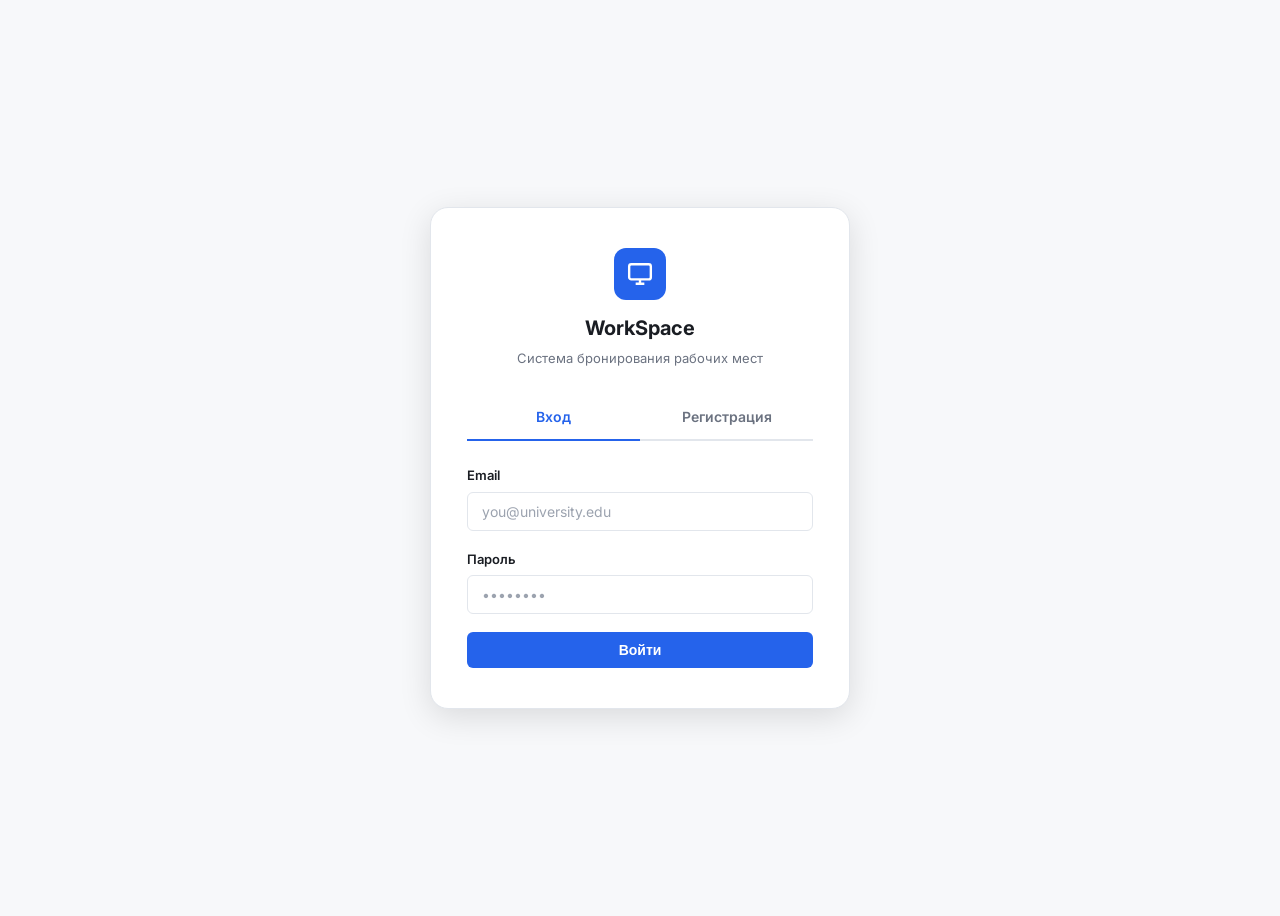
<file: frontend/index.html>
<!DOCTYPE html>
<html lang="ru">
<head>
  <meta charset="UTF-8"/>
  <meta http-equiv="refresh" content="0;url=pages/auth.html"/>
  <title>WorkSpace</title>
  <script>window.location.href='pages/auth.html';</script>
</head>
<body></body>
</html>
</file>
<file: frontend/css/style.css>
/* ========== DESIGN TOKENS ========== */
:root {
  --bg:          #F7F8FA;
  --surface:     #FFFFFF;
  --border:      #E2E6EC;
  --text-main:   #1A1D23;
  --text-muted:  #6B7280;
  --accent:      #2563EB;
  --accent-dark: #1D4ED8;
  --accent-soft: #EFF6FF;
  --success:     #16A34A;
  --success-soft:#DCFCE7;
  --danger:      #DC2626;
  --danger-soft: #FEE2E2;
  --warning:     #D97706;
  --warning-soft:#FEF3C7;
  --radius-sm:   6px;
  --radius:      12px;
  --radius-lg:   18px;
  --shadow-sm:   0 1px 3px rgba(0,0,0,.08);
  --shadow:      0 4px 16px rgba(0,0,0,.10);
  --shadow-lg:   0 8px 32px rgba(0,0,0,.12);
  --font-sans:   'Inter', system-ui, sans-serif;
}

/* ========== BASE ========== */
*, *::before, *::after { box-sizing: border-box; }

body {
  background: var(--bg);
  color: var(--text-main);
  font-family: var(--font-sans);
  font-size: 15px;
  line-height: 1.6;
  min-height: 100vh;
}

a { color: var(--accent); text-decoration: none; }
a:hover { text-decoration: underline; }

/* ========== NAVBAR ========== */
.app-nav {
  background: var(--surface);
  border-bottom: 1px solid var(--border);
  padding: 0 24px;
  height: 60px;
  display: flex;
  align-items: center;
  justify-content: space-between;
  position: sticky;
  top: 0;
  z-index: 100;
  box-shadow: var(--shadow-sm);
}

.app-nav .brand {
  font-size: 17px;
  font-weight: 700;
  color: var(--accent);
  letter-spacing: -0.3px;
  display: flex;
  align-items: center;
  gap: 8px;
}

.app-nav .brand svg { flex-shrink: 0; }

.nav-links { display: flex; align-items: center; gap: 4px; }
.nav-links a {
  color: var(--text-muted);
  font-size: 14px;
  font-weight: 500;
  padding: 6px 12px;
  border-radius: var(--radius-sm);
  transition: color .15s, background .15s;
}
.nav-links a:hover { color: var(--text-main); background: var(--bg); text-decoration: none; }
.nav-links a.active { color: var(--accent); background: var(--accent-soft); }

.nav-user { display: flex; align-items: center; gap: 10px; }
.avatar {
  width: 34px; height: 34px;
  border-radius: 50%;
  background: var(--accent);
  color: #fff;
  display: flex; align-items: center; justify-content: center;
  font-size: 13px; font-weight: 600;
  cursor: pointer;
  flex-shrink: 0;
}

/* ========== PAGE WRAPPER ========== */
.page-container {
  max-width: 1100px;
  margin: 0 auto;
  padding: 32px 20px 64px;
}

/* ========== BREADCRUMB ========== */
.breadcrumb-bar {
  display: flex;
  align-items: center;
  gap: 6px;
  font-size: 13px;
  color: var(--text-muted);
  margin-bottom: 24px;
  flex-wrap: wrap;
}
.breadcrumb-bar a { color: var(--text-muted); }
.breadcrumb-bar a:hover { color: var(--accent); text-decoration: none; }
.breadcrumb-bar .sep { color: var(--border); }
.breadcrumb-bar .current { color: var(--text-main); font-weight: 500; }

/* ========== PAGE HEADER ========== */
.page-header { margin-bottom: 28px; }
.page-header h1 {
  font-size: 26px;
  font-weight: 700;
  letter-spacing: -0.5px;
  color: var(--text-main);
  margin: 0 0 4px;
}
.page-header p { color: var(--text-muted); margin: 0; font-size: 14px; }

/* ========== CARD ========== */
.card {
  background: var(--surface);
  border: 1px solid var(--border);
  border-radius: var(--radius);
  box-shadow: var(--shadow-sm);
  overflow: hidden;
  transition: box-shadow .2s, transform .2s;
}
.card:hover { box-shadow: var(--shadow); }

.card-body { padding: 20px; }

/* ========== CLICKABLE CARD ========== */
.card-clickable {
  cursor: pointer;
  text-decoration: none;
  color: inherit;
  display: block;
  transition: box-shadow .2s, transform .2s;
}
.card-clickable:hover {
  box-shadow: var(--shadow);
  transform: translateY(-2px);
  text-decoration: none;
  color: inherit;
}
.card-clickable:active { transform: translateY(0); }

/* ========== GRID LAYOUTS ========== */
.grid-3 { display: grid; grid-template-columns: repeat(auto-fill, minmax(280px, 1fr)); gap: 16px; }
.grid-2 { display: grid; grid-template-columns: repeat(auto-fill, minmax(340px, 1fr)); gap: 16px; }
.grid-4 { display: grid; grid-template-columns: repeat(auto-fill, minmax(220px, 1fr)); gap: 14px; }

/* ========== BUILDING CARD ========== */
.building-card {
  border-radius: var(--radius);
  background: var(--surface);
  border: 1px solid var(--border);
  padding: 22px;
}
.building-card .building-icon {
  width: 48px; height: 48px;
  background: var(--accent-soft);
  border-radius: var(--radius-sm);
  display: flex; align-items: center; justify-content: center;
  margin-bottom: 14px;
  color: var(--accent);
}
.building-card h3 { font-size: 16px; font-weight: 600; margin: 0 0 4px; }
.building-card .address { font-size: 13px; color: var(--text-muted); margin: 0 0 14px; }
.building-card .meta { font-size: 13px; color: var(--text-muted); }
.building-card .meta strong { color: var(--text-main); }

/* ========== FLOOR CARD ========== */
.floor-card {
  border-radius: var(--radius);
  background: var(--surface);
  border: 1px solid var(--border);
  padding: 18px 20px;
  display: flex;
  align-items: center;
  gap: 16px;
}
.floor-number {
  width: 44px; height: 44px;
  border-radius: var(--radius-sm);
  background: var(--accent);
  color: #fff;
  display: flex; align-items: center; justify-content: center;
  font-size: 18px; font-weight: 700;
  flex-shrink: 0;
}
.floor-info { flex: 1; }
.floor-info h4 { font-size: 15px; font-weight: 600; margin: 0 0 2px; }
.floor-info p { font-size: 13px; color: var(--text-muted); margin: 0; }

/* ========== STATUS BADGE ========== */
.badge {
  display: inline-flex; align-items: center; gap: 5px;
  padding: 3px 10px;
  border-radius: 99px;
  font-size: 12px;
  font-weight: 600;
  letter-spacing: 0.2px;
}
.badge-available { background: var(--success-soft); color: var(--success); }
.badge-busy      { background: var(--danger-soft);  color: var(--danger);  }
.badge-maintenance { background: var(--warning-soft); color: var(--warning); }
.badge-confirmed { background: var(--success-soft); color: var(--success); }
.badge-cancelled { background: var(--danger-soft);  color: var(--danger);  }
.badge-completed { background: var(--bg); color: var(--text-muted); border: 1px solid var(--border); }

/* ========== ROOM TYPE CHIP ========== */
.room-type {
  font-size: 11px;
  font-weight: 600;
  letter-spacing: 0.5px;
  text-transform: uppercase;
  color: var(--text-muted);
  background: var(--bg);
  border: 1px solid var(--border);
  border-radius: 4px;
  padding: 2px 7px;
}

/* ========== ROOM CARD ========== */
.room-card {
  border-radius: var(--radius);
  background: var(--surface);
  border: 1px solid var(--border);
  padding: 18px 20px;
}
.room-card .room-header { display: flex; align-items: flex-start; justify-content: space-between; margin-bottom: 10px; gap: 10px; }
.room-card h4 { font-size: 15px; font-weight: 600; margin: 0; }
.room-card .room-meta { display: flex; align-items: center; gap: 10px; font-size: 13px; color: var(--text-muted); }

/* ========== WORKPLACE CHIP ========== */
.workplace-chip {
  border: 1.5px solid var(--border);
  border-radius: var(--radius-sm);
  padding: 8px 12px;
  font-size: 13px;
  font-weight: 500;
  cursor: pointer;
  background: var(--surface);
  text-align: center;
  transition: border-color .15s, background .15s;
  user-select: none;
}
.workplace-chip.available { cursor: pointer; }
.workplace-chip.available:hover { border-color: var(--accent); background: var(--accent-soft); color: var(--accent); }
.workplace-chip.selected  { border-color: var(--accent); background: var(--accent); color: #fff; }
.workplace-chip.unavailable { opacity: 0.45; cursor: not-allowed; }
.workplace-chip.maintenance { opacity: 0.45; cursor: not-allowed; background: var(--warning-soft); }

/* ========== BUTTONS ========== */
.btn-primary {
  background: var(--accent);
  color: #fff;
  border: none;
  border-radius: var(--radius-sm);
  padding: 10px 20px;
  font-size: 14px;
  font-weight: 600;
  cursor: pointer;
  transition: background .15s, opacity .15s;
  display: inline-flex; align-items: center; gap: 6px;
}
.btn-primary:hover { background: var(--accent-dark); }
.btn-primary:disabled { opacity: .5; cursor: not-allowed; }

.btn-secondary {
  background: var(--surface);
  color: var(--text-main);
  border: 1px solid var(--border);
  border-radius: var(--radius-sm);
  padding: 10px 20px;
  font-size: 14px;
  font-weight: 500;
  cursor: pointer;
  transition: background .15s, border-color .15s;
  display: inline-flex; align-items: center; gap: 6px;
}
.btn-secondary:hover { background: var(--bg); border-color: #CBD5E1; }

.btn-danger {
  background: var(--danger-soft);
  color: var(--danger);
  border: 1px solid #FECACA;
  border-radius: var(--radius-sm);
  padding: 8px 16px;
  font-size: 13px;
  font-weight: 600;
  cursor: pointer;
  transition: background .15s;
}
.btn-danger:hover { background: #FEE2E2; }

.btn-sm { padding: 6px 14px; font-size: 13px; }

/* ========== FORM ========== */
.form-group { margin-bottom: 18px; }
.form-label { display: block; font-size: 13px; font-weight: 600; color: var(--text-main); margin-bottom: 6px; }
.form-control {
  width: 100%;
  padding: 10px 14px;
  border: 1.5px solid var(--border);
  border-radius: var(--radius-sm);
  font-size: 14px;
  font-family: var(--font-sans);
  color: var(--text-main);
  background: var(--surface);
  transition: border-color .15s;
  outline: none;
}
.form-control:focus { border-color: var(--accent); box-shadow: 0 0 0 3px rgba(37,99,235,.12); }
.form-control::placeholder { color: #9CA3AF; }

.form-hint { font-size: 12px; color: var(--text-muted); margin-top: 4px; }

.form-row { display: grid; grid-template-columns: 1fr 1fr; gap: 14px; }

/* ========== AUTH PAGE ========== */
.auth-page {
  min-height: 100vh;
  display: flex;
  align-items: center;
  justify-content: center;
  background: var(--bg);
  padding: 20px;
}
.auth-card {
  background: var(--surface);
  border: 1px solid var(--border);
  border-radius: var(--radius-lg);
  box-shadow: var(--shadow-lg);
  padding: 40px 36px;
  width: 100%;
  max-width: 420px;
}
.auth-logo {
  text-align: center;
  margin-bottom: 28px;
}
.auth-logo .logo-icon {
  width: 52px; height: 52px;
  background: var(--accent);
  border-radius: var(--radius);
  display: inline-flex; align-items: center; justify-content: center;
  margin-bottom: 12px;
  color: #fff;
}
.auth-logo h2 { font-size: 20px; font-weight: 700; margin: 0 0 4px; }
.auth-logo p  { font-size: 13px; color: var(--text-muted); margin: 0; }

.auth-tabs {
  display: flex;
  border-bottom: 2px solid var(--border);
  margin-bottom: 24px;
}
.auth-tab {
  flex: 1;
  text-align: center;
  padding: 10px;
  font-size: 14px;
  font-weight: 600;
  color: var(--text-muted);
  cursor: pointer;
  border-bottom: 2px solid transparent;
  margin-bottom: -2px;
  transition: color .15s, border-color .15s;
}
.auth-tab.active { color: var(--accent); border-bottom-color: var(--accent); }

/* ========== BOOKING SUMMARY BOX ========== */
.booking-summary {
  background: var(--accent-soft);
  border: 1px solid #BFDBFE;
  border-radius: var(--radius);
  padding: 18px 20px;
  margin-bottom: 22px;
}
.booking-summary h4 { font-size: 14px; font-weight: 700; color: var(--accent-dark); margin: 0 0 10px; }
.booking-summary .summary-row {
  display: flex; justify-content: space-between;
  font-size: 13px; margin-bottom: 4px;
  color: var(--text-muted);
}
.booking-summary .summary-row span:last-child { font-weight: 600; color: var(--text-main); }

/* ========== BOOKING HISTORY TABLE ========== */
.bookings-table { width: 100%; border-collapse: collapse; }
.bookings-table th {
  text-align: left;
  font-size: 12px;
  font-weight: 600;
  text-transform: uppercase;
  letter-spacing: 0.5px;
  color: var(--text-muted);
  padding: 10px 14px;
  border-bottom: 1px solid var(--border);
}
.bookings-table td {
  padding: 14px;
  border-bottom: 1px solid var(--border);
  font-size: 14px;
  vertical-align: middle;
}
.bookings-table tr:last-child td { border-bottom: none; }
.bookings-table tr:hover td { background: var(--bg); }

/* ========== PROFILE CARD ========== */
.profile-header {
  display: flex;
  align-items: center;
  gap: 18px;
  padding: 24px;
  border-bottom: 1px solid var(--border);
}
.profile-avatar {
  width: 64px; height: 64px;
  background: var(--accent);
  border-radius: 50%;
  display: flex; align-items: center; justify-content: center;
  font-size: 24px; font-weight: 700;
  color: #fff;
  flex-shrink: 0;
}
.profile-info h2 { font-size: 18px; font-weight: 700; margin: 0 0 2px; }
.profile-info p  { font-size: 13px; color: var(--text-muted); margin: 0; }

/* ========== TOAST ========== */
#toast-container {
  position: fixed;
  bottom: 24px;
  right: 24px;
  z-index: 9999;
  display: flex;
  flex-direction: column;
  gap: 10px;
}
.toast {
  background: var(--text-main);
  color: #fff;
  padding: 12px 18px;
  border-radius: var(--radius);
  font-size: 14px;
  font-weight: 500;
  box-shadow: var(--shadow-lg);
  animation: slideUp .25s ease;
  max-width: 320px;
}
.toast.success { background: var(--success); }
.toast.error   { background: var(--danger);  }
@keyframes slideUp { from { opacity: 0; transform: translateY(12px); } to { opacity: 1; transform: translateY(0); } }

/* ========== LOADING SPINNER ========== */
.spinner {
  display: inline-block;
  width: 20px; height: 20px;
  border: 2px solid var(--border);
  border-top-color: var(--accent);
  border-radius: 50%;
  animation: spin .7s linear infinite;
}
@keyframes spin { to { transform: rotate(360deg); } }

.loading-state {
  display: flex; flex-direction: column;
  align-items: center; justify-content: center;
  padding: 48px 24px;
  gap: 12px;
  color: var(--text-muted);
  font-size: 14px;
}

/* ========== EMPTY STATE ========== */
.empty-state {
  text-align: center;
  padding: 48px 24px;
  color: var(--text-muted);
}
.empty-state svg { margin-bottom: 12px; opacity: .4; }
.empty-state h3 { font-size: 16px; font-weight: 600; color: var(--text-main); margin: 0 0 6px; }
.empty-state p  { font-size: 14px; margin: 0 0 18px; }

/* ========== ALERT ========== */
.alert {
  border-radius: var(--radius-sm);
  padding: 12px 16px;
  font-size: 14px;
  margin-bottom: 16px;
}
.alert-error { background: var(--danger-soft); color: var(--danger); border: 1px solid #FECACA; }
.alert-success { background: var(--success-soft); color: var(--success); border: 1px solid #BBF7D0; }
.alert { display: none; }
.alert.show { display: block; }

/* ========== MODAL ========== */
.modal-overlay {
  position: fixed; inset: 0;
  background: rgba(0,0,0,.45);
  display: flex; align-items: center; justify-content: center;
  z-index: 500;
  padding: 20px;
  display: none;
}
.modal-overlay.show { display: flex; }
.modal-box {
  background: var(--surface);
  border-radius: var(--radius-lg);
  box-shadow: var(--shadow-lg);
  width: 100%;
  max-width: 480px;
  padding: 28px;
}
.modal-header {
  display: flex; justify-content: space-between; align-items: center;
  margin-bottom: 20px;
}
.modal-header h3 { font-size: 17px; font-weight: 700; margin: 0; }
.modal-close { background: none; border: none; cursor: pointer; color: var(--text-muted); padding: 4px; }
.modal-footer { display: flex; gap: 10px; justify-content: flex-end; margin-top: 22px; }

/* ========== SECTION TITLE ========== */
.section-title {
  font-size: 14px;
  font-weight: 700;
  text-transform: uppercase;
  letter-spacing: 0.6px;
  color: var(--text-muted);
  margin: 0 0 14px;
}

/* ========== STATS ROW (homepage) ========== */
.stats-row { display: grid; grid-template-columns: repeat(auto-fill, minmax(180px, 1fr)); gap: 14px; margin-bottom: 32px; }
.stat-card {
  background: var(--surface);
  border: 1px solid var(--border);
  border-radius: var(--radius);
  padding: 18px 20px;
}
.stat-card .stat-label { font-size: 12px; font-weight: 600; text-transform: uppercase; letter-spacing: 0.5px; color: var(--text-muted); margin-bottom: 6px; }
.stat-card .stat-value { font-size: 28px; font-weight: 700; color: var(--text-main); line-height: 1; }
.stat-card .stat-sub   { font-size: 12px; color: var(--text-muted); margin-top: 4px; }

/* ========== HERO BANNER ========== */
.hero-banner {
  background: linear-gradient(135deg, var(--accent) 0%, #1D4ED8 100%);
  border-radius: var(--radius-lg);
  padding: 36px 32px;
  color: #fff;
  margin-bottom: 32px;
  position: relative;
  overflow: hidden;
}
.hero-banner::after {
  content: '';
  position: absolute;
  right: -40px; top: -40px;
  width: 200px; height: 200px;
  background: rgba(255,255,255,.06);
  border-radius: 50%;
}
.hero-banner h2 { font-size: 22px; font-weight: 700; margin: 0 0 6px; }
.hero-banner p  { font-size: 14px; opacity: .85; margin: 0 0 20px; }
.hero-banner .btn-white {
  background: #fff;
  color: var(--accent);
  border: none;
  border-radius: var(--radius-sm);
  padding: 10px 20px;
  font-size: 14px;
  font-weight: 700;
  cursor: pointer;
  transition: opacity .15s;
}
.hero-banner .btn-white:hover { opacity: .92; }

/* ========== SEARCH & LIST STYLES ========== */
.list-toolbar {
  display: flex;
  align-items: center;
  justify-content: space-between;
  margin-bottom: 16px;
  flex-wrap: wrap;
  gap: 10px;
}
.list-toolbar .section-title {
  margin: 0;
}
.list-count {
  font-size: 13px;
  color: var(--text-muted);
}

/* ========== EQUIPMENT TAGS ========== */
.eq-tags {
  display: flex;
  flex-wrap: wrap;
  gap: 6px;
  margin-top: 10px;
}
.eq-tag {
  font-size: 11px;
  font-weight: 500;
  padding: 3px 10px;
  border-radius: 99px;
  background: var(--bg);
  border: 1px solid var(--border);
  color: var(--text-muted);
}

/* ========== FILTER BAR ========== */
.filter-bar {
  display: flex;
  gap: 10px;
  flex-wrap: wrap;
  margin-bottom: 16px;
  align-items: flex-end;
}
.filter-bar .form-group {
  margin: 0;
  flex: 1;
  min-width: 150px;
}
.filter-bar .btn-secondary,
.filter-bar .btn-primary {
  white-space: nowrap;
}

/* ========== RESPONSIVENESS ========== */
@media (max-width: 640px) {
  .page-container { padding: 20px 14px 48px; }
  .form-row { grid-template-columns: 1fr; }
  .auth-card { padding: 28px 20px; }
  .grid-3, .grid-2 { grid-template-columns: 1fr; }
  .hero-banner { padding: 24px 20px; }
  .profile-header { flex-direction: column; text-align: center; }
  .bookings-table th:nth-child(3), .bookings-table td:nth-child(3) { display: none; }
  .filter-bar .form-group { min-width: 100%; }
}
</file>
